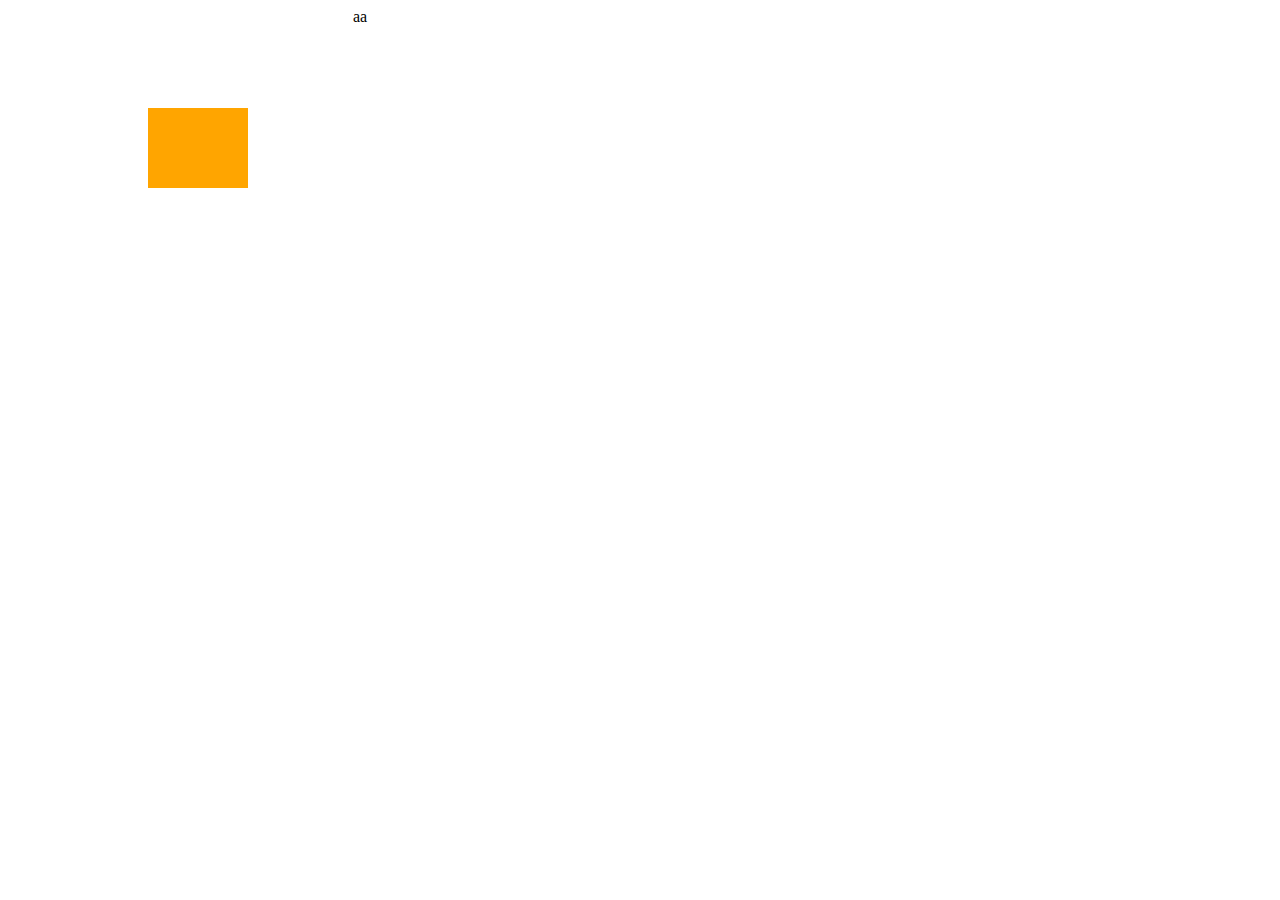
<file: web作业/tt.html>
<!DOCTYPE html>
<html lang="en">
<head>
    <meta charset="UTF-8">
    <meta http-equiv="X-UA-Compatible" content="IE=edge">
    <meta name="viewport" content="width=device-width, initial-scale=1.0">
    <title>Document</title>
    <style>
        nav{
            height: 100px;
            background-color: orangered;
        }
        ul{
            float: left;
            margin: 100px;
        }
        li{
            list-style: none;
            float: left;
            background-color: orange;
            margin-right: 5px;
            width: 100px;
            height: 80px;
            text-align: center;
            line-height: ;
        }
        li>a{
            color: paleturquoise;
            font: bold;
            text-decoration: none;
        }
    </style>
</head>
<body>
    <div class="nav">
    <ul>
        <li><a href=""></a></li>
    </ul>
    </div>
    aa
</body>
</html>
</file>
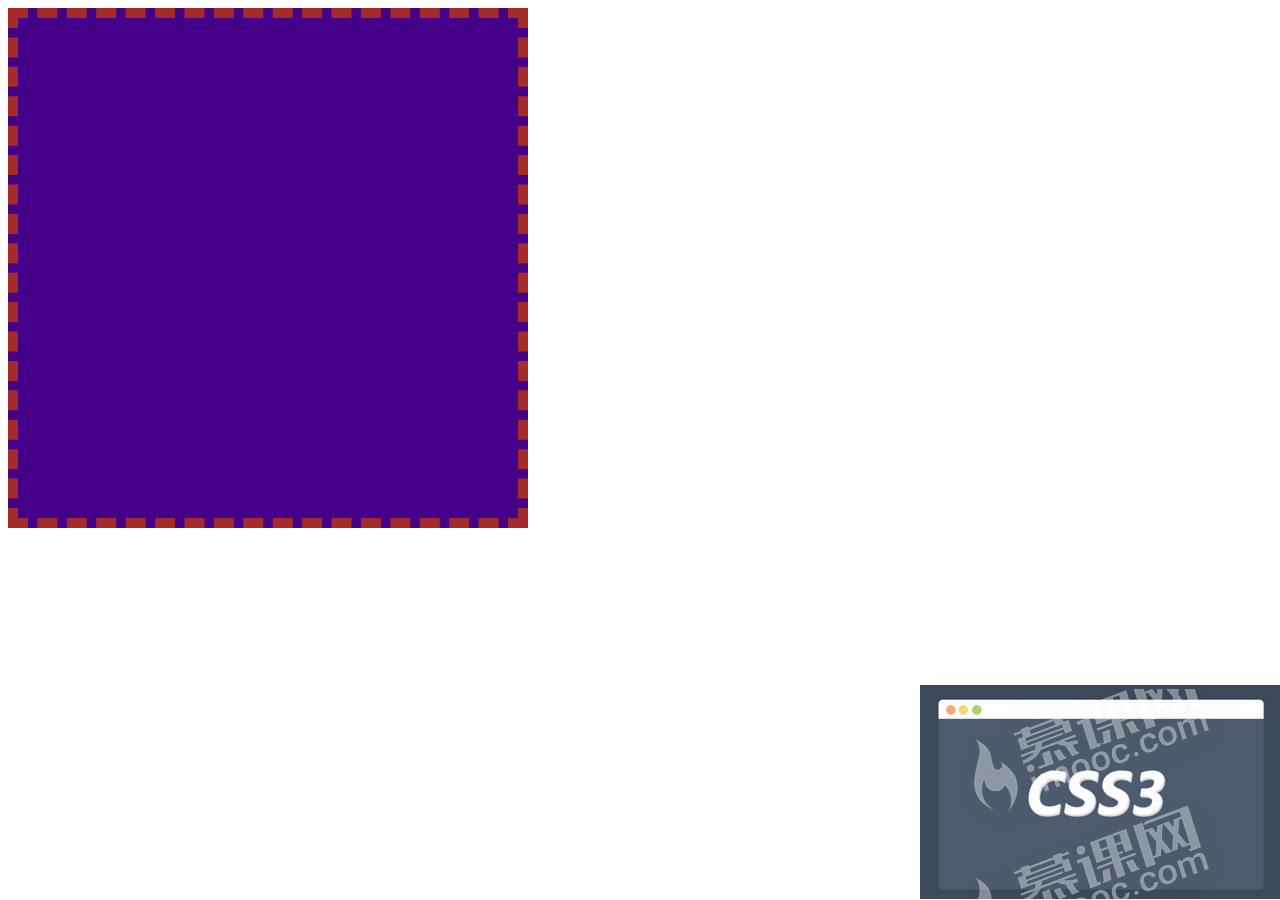
<file: web作业/Untitled-1.html>
<!DOCTYPE html>
<html lang="en">
<head>
    <meta charset="UTF-8">
    <title>CSS3盒模型大小</title>
    <style>
        body{
            width: 500px;
            height: 500px;
            background:url(imges/css3.jpg) no-repeat bottom right fixed;
        }
        div{
            width: 500px;
            height: 500px;
            border: 10px dashed brown ;
            background: #408 ;
            
            background-size: cover;
        }
    </style>
</head>
<body>
    
    <div id="boxl"></div>
</body>

</html>
</file>
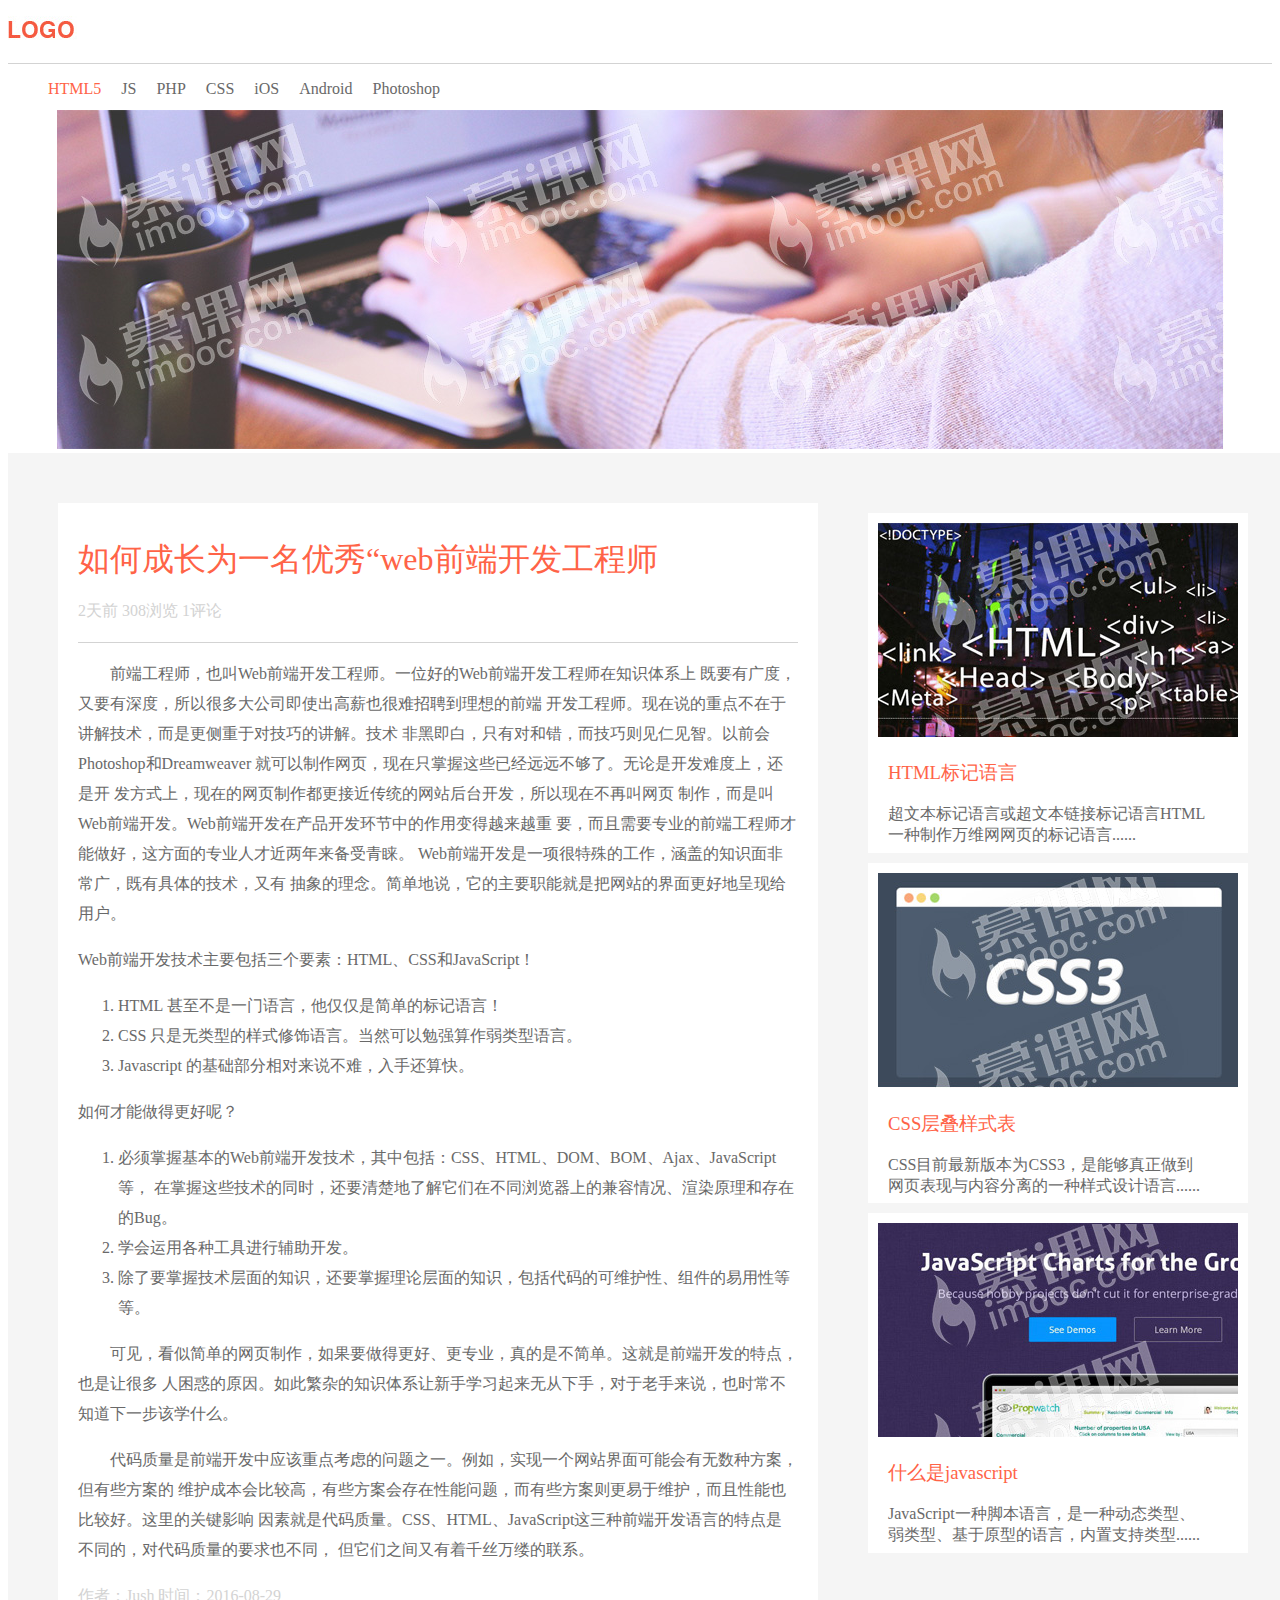
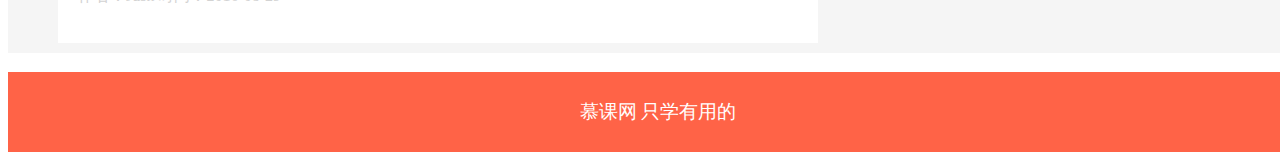
<file: 前端/前端.html>
<!DOCTYPE html>
<html>
<head>
  <meta charset="UTF-8">
  <link rel="stylesheet" href="style.css">
</head>
<body>
  <header><img src="img/logo.jpg"></header>
  <div class="nav">
  <hr></hr>
    <div>
    <ul>
      <li><a href="#"><span>HTML5</span></a></li>
      <li><a href="#">JS</a></li>
      <li><a href="#">PHP</a></li>
      <li><a href="#">CSS</a></li>
      <li><a href="#">iOS</a></li>
      <li><a href="#">Android</a></li>
      <li><a href="#">Photoshop</a></li>
    </ul>
    </div>
    <img src="img/banner.jpg">
  </div>
  <div class="wrap">
    <div class="word">
    <h1>如何成长为一名优秀“web前端开发工程师</h1>
    <p class="word_f">2天前 308浏览 1评论</p>
    <hr></hr>
    <p class="word_p">前端工程师，也叫Web前端开发工程师。一位好的Web前端开发工程师在知识体系上
        既要有广度，又要有深度，所以很多大公司即使出高薪也很难招聘到理想的前端
        开发工程师。现在说的重点不在于讲解技术，而是更侧重于对技巧的讲解。技术
        非黑即白，只有对和错，而技巧则见仁见智。以前会Photoshop和Dreamweaver
        就可以制作网页，现在只掌握这些已经远远不够了。无论是开发难度上，还是开
        发方式上，现在的网页制作都更接近传统的网站后台开发，所以现在不再叫网页
        制作，而是叫Web前端开发。Web前端开发在产品开发环节中的作用变得越来越重
        要，而且需要专业的前端工程师才能做好，这方面的专业人才近两年来备受青睐。
        Web前端开发是一项很特殊的工作，涵盖的知识面非常广，既有具体的技术，又有
        抽象的理念。简单地说，它的主要职能就是把网站的界面更好地呈现给用户。</p>
    <p>Web前端开发技术主要包括三个要素：HTML、CSS和JavaScript！</p>
    <ol>
      <li>HTML 甚至不是一门语言，他仅仅是简单的标记语言！</li>
      <li>CSS 只是无类型的样式修饰语言。当然可以勉强算作弱类型语言。</li>
      <li>Javascript 的基础部分相对来说不难，入手还算快。</li>
    </ol>
    <p>如何才能做得更好呢？</p>
    <ol>
      <li>必须掌握基本的Web前端开发技术，其中包括：CSS、HTML、DOM、BOM、Ajax、JavaScript等，
          在掌握这些技术的同时，还要清楚地了解它们在不同浏览器上的兼容情况、渲染原理和存在的Bug。</li>
      <li>学会运用各种工具进行辅助开发。</li>
      <li>除了要掌握技术层面的知识，还要掌握理论层面的知识，包括代码的可维护性、组件的易用性等等。</li>
    </ol>
    <p class="word_p">可见，看似简单的网页制作，如果要做得更好、更专业，真的是不简单。这就是前端开发的特点，也是让很多
        人困惑的原因。如此繁杂的知识体系让新手学习起来无从下手，对于老手来说，也时常不知道下一步该学什么。</p>
    <p class="word_p">代码质量是前端开发中应该重点考虑的问题之一。例如，实现一个网站界面可能会有无数种方案，但有些方案的
        维护成本会比较高，有些方案会存在性能问题，而有些方案则更易于维护，而且性能也比较好。这里的关键影响
        因素就是代码质量。CSS、HTML、JavaScript这三种前端开发语言的特点是不同的，对代码质量的要求也不同，
        但它们之间又有着千丝万缕的联系。</p>
    <p class="word_f">作者：Jush 时间：2016-08-29</p>
    </div>

    <div class="images">
    <div class="box">
      <img src="img/HTML1.jpg">
      <div class="box_con">
        <h3>HTML标记语言</h3>
        <p>超文本标记语言或超文本链接标记语言HTML一种制作万维网网页的标记语言......</p>
      </div>
    </div>
    <div class="box">
      <img src="img/css3.jpg">
      <div class="box_con">
        <h3>CSS层叠样式表</h3>
        <p>CSS目前最新版本为CSS3，是能够真正做到网页表现与内容分离的一种样式设计语言......</p>
      </div>
    </div>
    <div class="box">
      <img src="img/js.jpg">
      <div class="box_con">
        <h3>什么是javascript</h3>
        <p>JavaScript一种脚本语言，是一种动态类型、弱类型、基于原型的语言，内置支持类型......</p>
      </div>
    </div>
    </div>
    
  </div>
  <footer>
  <div class="foot">
    <h3>慕课网 只学有用的</h3>
  </div>
  </footer>
</body>
</html>
</file>
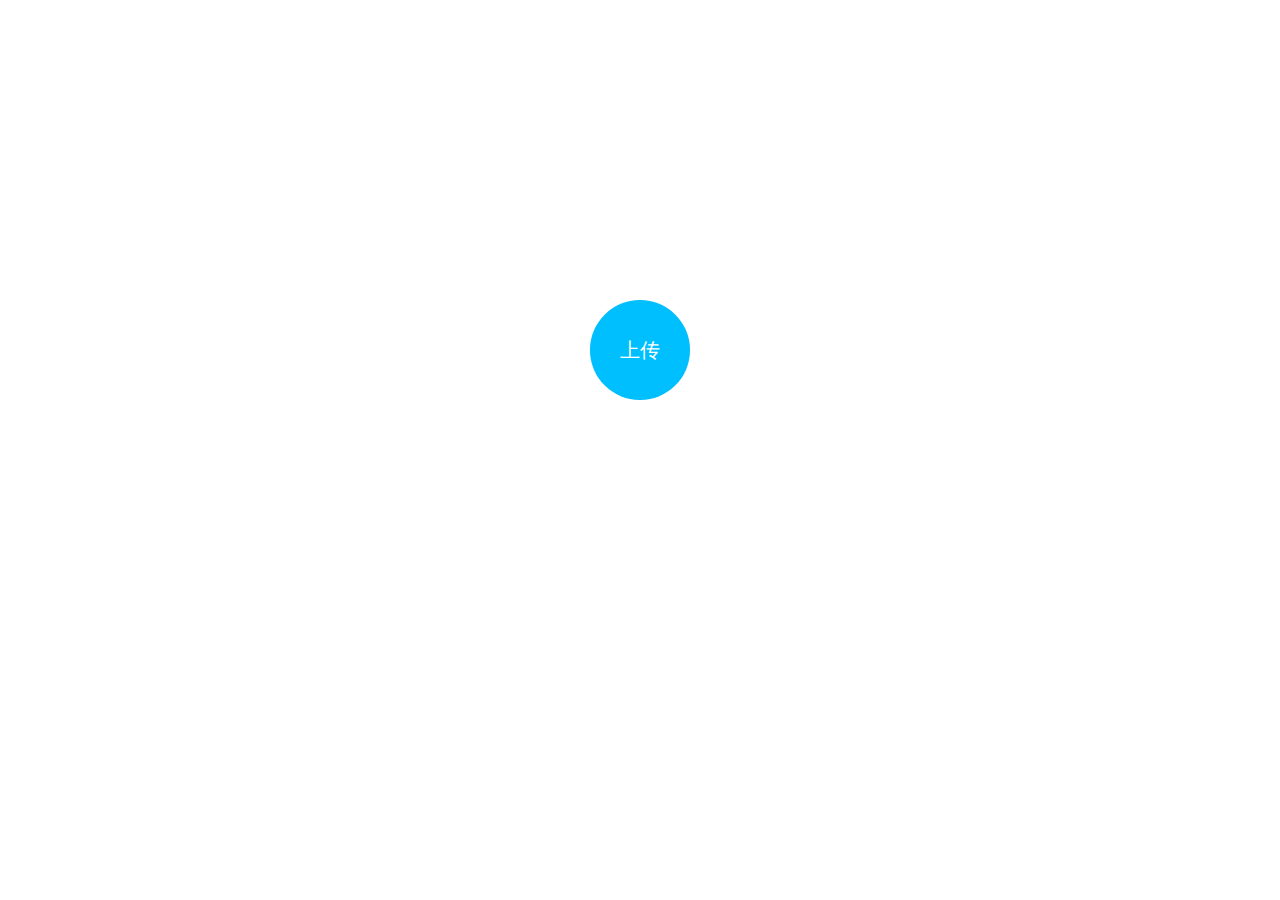
<file: 前端二/loding.html>
<!DOCTYPE html>
<html lang="en">
<head>
    <meta charset="UTF-8">
    <meta http-equiv="X-UA-Compatible" content="IE=edge">
    <meta name="viewport" content="width=device-width, initial-scale=1.0">
    <title>Document</title>
    <style>
        .box{
            width: 100px;
            height: 100px;
            position: relative;
            display: flex;
            margin: 300px auto;
        }
        .box div:nth-child(1){
            width: 94%;
            height: 94%;
            border-radius: 50%;
            border: 3px solid deepskyblue;
            background-color: white;
            position: absolute;
            opacity: 0.1;
            animation: move 1.5s infinite ease-out;
        }
        .box div:nth-child(2){
            width: 94%;
            height: 94%;
            border-radius: 50%;
            border: 3px solid deepskyblue;
            background-color: white;
            position: absolute;
            opacity: 0.1;
            animation: move 1.5s infinite ease-out;
            animation-delay: 0.6s;
        }
        .box div:nth-child(3){
            width: 100%;
            height: 100%;
            border-radius: 50%;
            background-color: deepskyblue;
            position: absolute;
            display: flex;
            justify-content: center;
            align-items: center;
            font-size: 20px;
            color: white;
        }
        
        @keyframes move{
            0% {transform: scale(1.0);}
            100% {transform: scale(1.5);}
        }
    </style>
</head>
<body>
    <div class="box">
        <div></div>
        <div></div>
        <div>上传</div>
    </div>
</body>
</html>
</file>
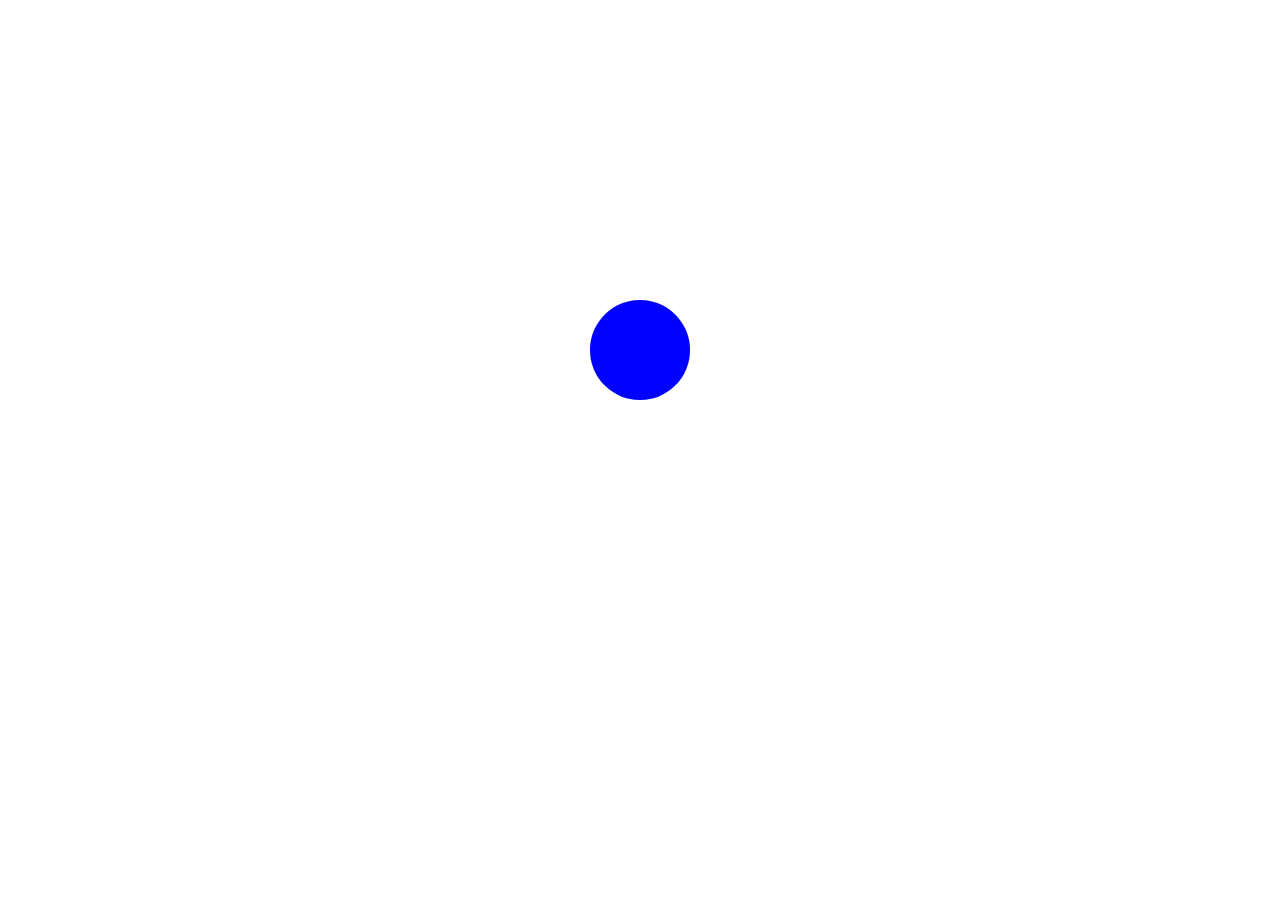
<file: 前端二/Loding22.html>
<!DOCTYPE html>
<html lang="en">
<head>
    <meta charset="UTF-8">
    <meta http-equiv="X-UA-Compatible" content="IE=edge">
    <meta name="viewport" content="width=device-width, initial-scale=1.0">
    <title>Document</title>
    <style>
        .box{
            width: 100px;
            height: 100px;
            position: relative;
            display: flex;
            margin: 300px auto;
        }
        .box div:nth-child(1){
            width: 100%;
            height: 100%;
            border-radius: 50%;
            background-color: blue;
            position: absolute;
            opacity: 0.4;
            animation: move 2.0s infinite ease-in-out;
        }
        .box div:nth-child(2){
            width: 100%;
            height: 100%;
            border-radius: 50%;
            background-color: white;
            position: absolute;
            animation: move 2.0s infinite ease-in-out;
            animation-delay: 0.3s;
        }
        .box div:nth-child(3){
            width: 100%;
            height: 100%;
            border-radius: 50%;
            background-color: blue;
            position: absolute;
            opacity: 0.4;
            animation: move 2.0s infinite ease-in-out;
            animation-delay: 1.0s;
        }
        .box div:nth-child(4){
            width: 100%;
            height: 100%;
            border-radius: 50%;
            background-color: white;
            position: absolute;
            animation: move 2.0s infinite ease-in-out;
            animation-delay: 1.3s;
        }
        .box div:nth-child(5){
            width: 100%;
            height: 100%;
            border-radius: 50%;
            background-color: blue;
            position: absolute;
        }


        @keyframes move{
            0% {transform: scale(1.0);}
            100% {transform: scale(1.4);}
        }

    </style>
</head>
<body>
    <div class="box">
        <div></div>
        <div></div>
        <div></div>
        <div></div>
        <div></div>
    </div>
</body>
</html>
</file>
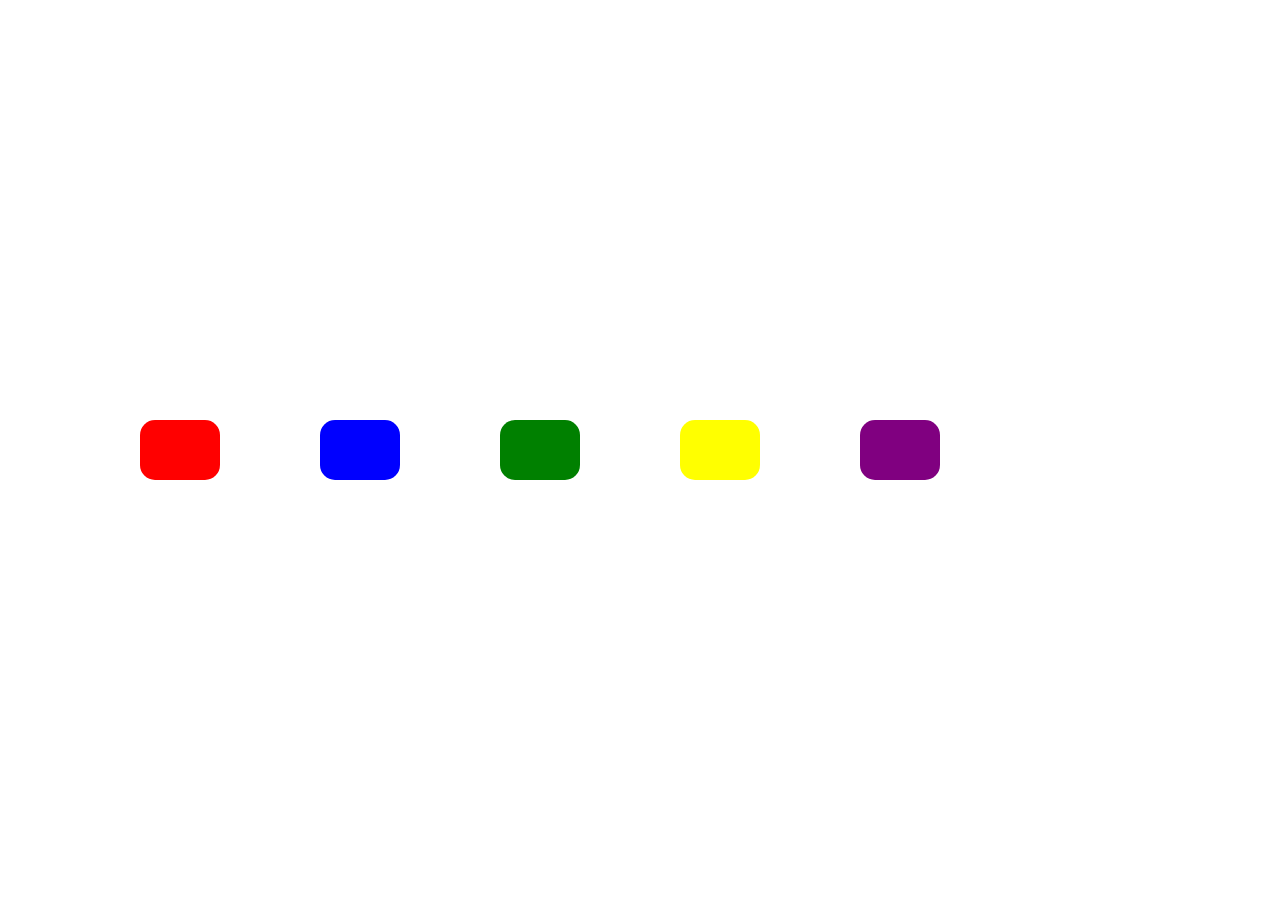
<file: 前端二/方块.html>
<!DOCTYPE html>
<html lang="en">
<head>
    <meta charset="UTF-8">
    <meta name="viewport" content="width=device-width, initial-scale=1.0">
    <title>Document</title>
    <style>
        .prinner{
            width: 1000px;
            height: 500px;
            margin: 200px auto;
            display: flex;
            align-items: center;
        }
        .prinner div{
            margin-right: 100px;
        }
        .prinner div:nth-child(1){
            width: 80px;
            height: 60px;
            border-radius: 15px;
            background-color: red;
            animation-name: move1;
            animation-duration: 1.5s;
            animation-iteration-count: infinite;
            animation-direction: alternate;
            animation-timing-function: linear;
        }
        .prinner div:nth-child(2){
            width: 80px;
            height: 60px;
            border-radius: 15px;
            background-color: blue;
            animation-name: move2;
            animation-duration: 1.5s;
            animation-iteration-count: infinite;
            animation-direction: alternate;
            animation-timing-function: linear;
        }
        .prinner div:nth-child(3){
            width: 80px;
            height: 60px;
            border-radius: 15px;
            background-color: green;
            animation-name: move3;
            animation-duration: 1.5s;
            animation-iteration-count: infinite;
            animation-direction: alternate;
            animation-timing-function: linear;
        }
        .prinner div:nth-child(4){
            width: 80px;
            height: 60px;
            border-radius: 15px;
            background-color: yellow;
            animation-name: move4;
            animation-duration: 1.5s;
            animation-iteration-count: infinite;
            animation-direction: alternate;
            animation-timing-function: linear;
        }
        .prinner div:nth-child(5){
            width: 80px;
            height: 60px;
            border-radius: 15px;
            background-color: purple;
            animation-name: move5;
            animation-duration: 1.5s;
            animation-iteration-count: infinite;
            animation-direction: alternate;
            animation-timing-function: linear;
        }

        @keyframes move1{
            0% {transform: translateX(0px);}
            50% {transform: translateX(360px);}
            100% {transform: translateX(720px);}
        }
        @keyframes move2{
            0% {transform: translateX(0px) translateY(0px) rotate(0deg);}
            12.5% {transform: translateX(-90px) translateY(-200px) rotate(-90deg)  scaleY(0.8);}
            25%,100% {transform: translateX(-180px) translateY(0px) rotate(-180deg);}
        }
        @keyframes move3{
            0%,25%{transform: translateX(0px) translateY(0px) rotate(0deg);}
            37.5% {transform: translateX(-90px) translateY(-160px) rotate(-90deg)  scaleY(0.8);}
            50%,100% {transform: translateX(-180px) translateY(0px) rotate(-180deg);}
        }
        @keyframes move4{
            0%,50%{transform: translateX(0px) translateY(0px) rotate(0deg);}
            62.5% {transform: translateX(-90px) translateY(-160px) rotate(-90deg)  scaleY(0.8);}
            75%,100% {transform: translateX(-180px) translateY(0px) rotate(-180deg);}
        }
        @keyframes move5{
            0%,75%{transform: translateX(0px) translateY(0px) rotate(0deg);}
            87.5% {transform: translateX(-90px) translateY(-160px) rotate(-90deg)  scaleY(0.8);}
            100% {transform: translateX(-180px) translateY(0px) rotate(-180deg);}
        }
    </style>
</head>
<body>
    <div class="prinner">
        <div></div>
        <div></div>
        <div></div>
        <div></div>
        <div></div>
    </div>
</body>
</html>
</file>
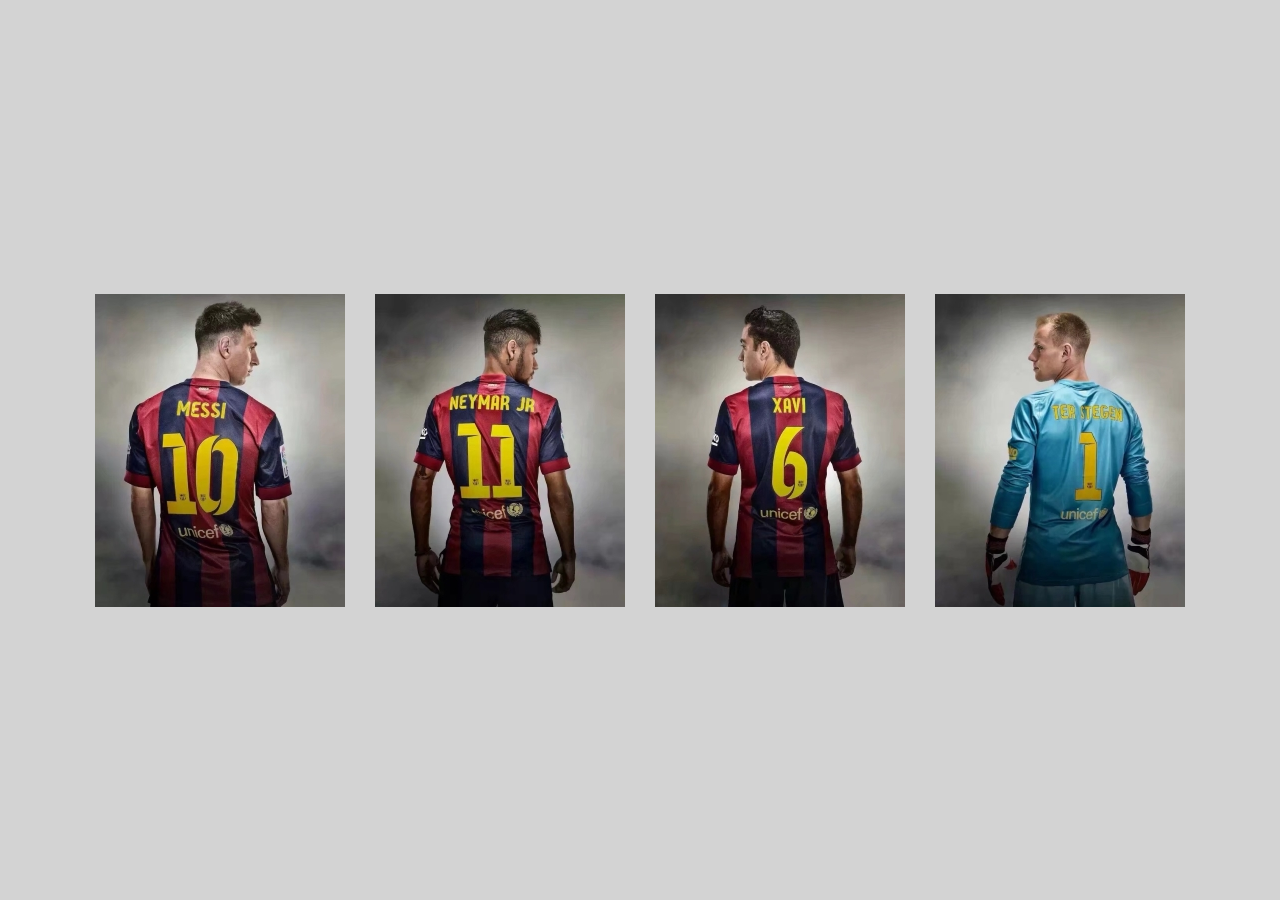
<file: 前端二/翻转.html>
<!DOCTYPE html>
<html lang="en">
<head>
    <meta charset="UTF-8">
    <title>翻转</title>
    <style>
        body{
            min-height: 100vh;
            padding: 0;
            margin: 0;
            display: flex;
            justify-content: center;
            align-items: center;
            background-color:lightgrey;
            perspective: 1000px;
        }
        .card{
            position: relative;
            width: 250px;
            height: 313px;
            margin: 15px;
        }
        .cover, .back{
            background-color:whitesmoke;
            position: absolute;
            width: 100%;
            height: 100%;
            display: flex;
            justify-content: center;
            align-items: center;
            font-size: 30px;
            font-weight: bold;
            backface-visibility: hidden;
            transition: all 1.0s ease-in-out;
        }
        .cover{
            transform: rotateY(0deg);
        }
        .back{
            transform: rotateY(-180deg);
        }
        .card:hover .cover{
            transform: rotateY(180deg);
        }
        .card:hover .back{
            transform: rotateY(0deg);
        }
    </style>
</head>
<body>
    <div class="card">
        <div class="cover"><img src="images/messi.jpeg" alt=""></div>
        <div class="back">这是梅老板!</div>
    </div>
    <div class="card">
        <div class="cover"><img src="images/neymar.jpeg" alt=""></div>
        <div class="back">这是内少!</div>
    </div>
    <div class="card">
        <div class="cover"><img src="images/xavi.jpeg" alt=""></div>
        <div class="back">这是大佬!</div>
    </div>
    <div class="card">
        <div class="cover"><img src="images/stegen.jpeg" alt=""></div>
        <div class="back">这是小狮子!</div>
    </div>
</body>
</html>
</file>
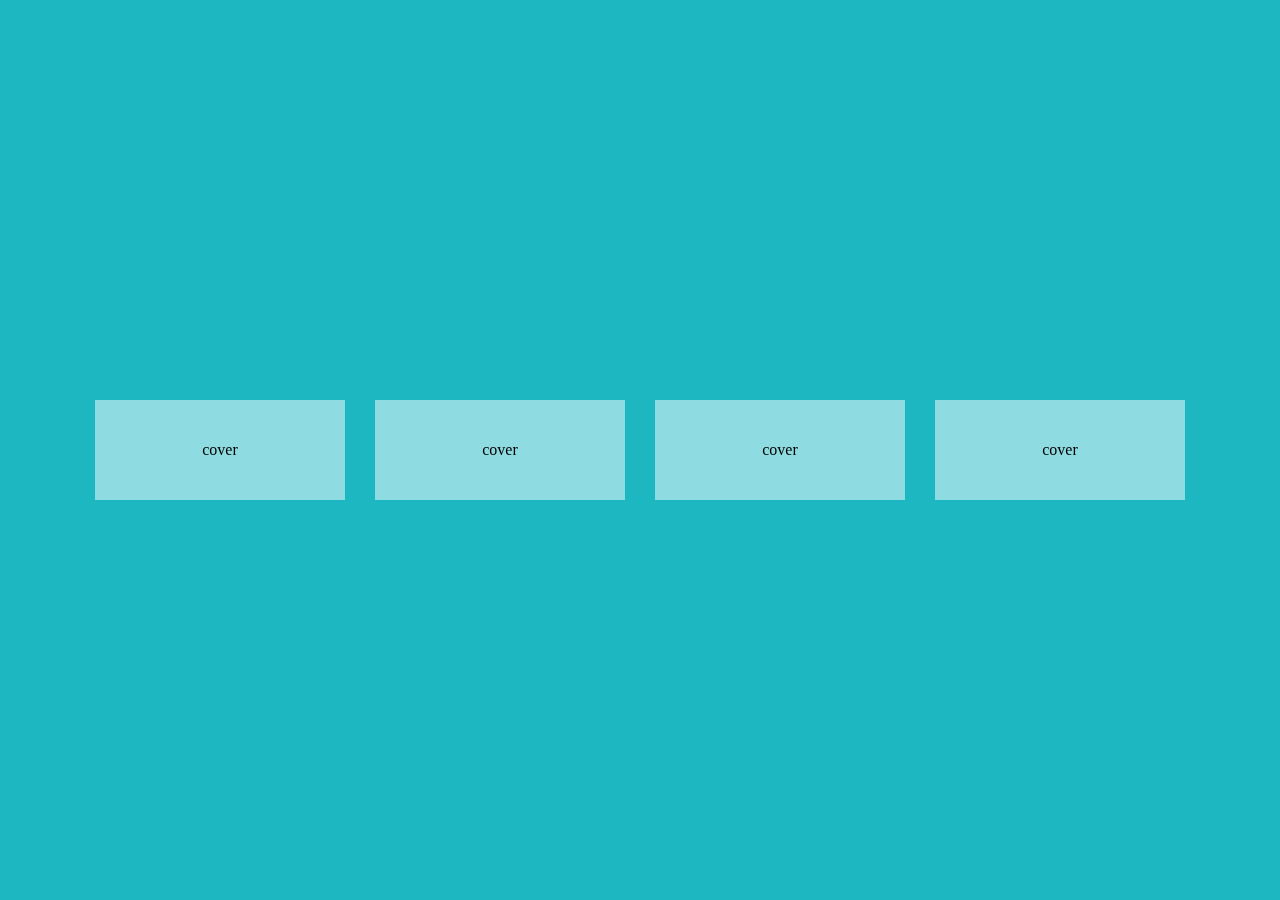
<file: 前端二/翻转22.html>
<!DOCTYPE html>
<html lang="en">
<head>
    <meta charset="UTF-8">
    <title>翻转</title>
    <style>
        body{
            min-height: 100vh;
            padding: 0;
            margin: 0;
            display: flex;
            justify-content: center;
            align-items: center;
            background-color: #1db7c2;
            perspective: 1000px;
        }
        .card{
            position: relative;
            width: 250px;
            height: 100px;
            margin: 15px;
        }
        .cover, .back{
            background-color: rgba(255,255,255,0.5);
            position: absolute;
            width: 100%;
            height: 100%;
            display: flex;
            justify-content: center;
            align-items: center;
            backface-visibility: hidden;
            transition: all 1.5s ease-in-out;
        }
        .cover{
            transform: rotateY(0deg);
        }
        .back{
            transform: rotateY(-180deg);
        }
        .card:hover .cover{
            transform: rotateY(180deg);
        }
        .card:hover .back{
            transform: rotateY(0deg);
        }
        .img{
            width: 100px;
            height: auto;
        }
    </style>
</head>
<body>
    <div class="card">
        <div class="cover">cover</div>
        <div class="back">back</div>
    </div>
    <div class="card">
        <div class="cover">cover</div>
        <div class="back">back</div>
    </div>
    <div class="card">
        <div class="cover">cover</div>
        <div class="back">back</div>
    </div>
    <div class="card">
        <div class="cover">cover</div>
        <div class="back">back</div>
    </div>
</body>
</html>
</file>
<file: 前端/style.css>
@charset "utf-8";


.nav{
    text-align: center;
}
.nav li {
    margin-right: 20px;
    height: 30px;
    list-style: none;
    float: left;
}
.nav li a {
    color: dimgray;
    text-decoration: none;
}
.nav li span{
    color: tomato;
}
.nav hr{
    background-color: lightgrey;
    height: 1px;
    border: none;
}



.wrap {
    margin: auto;
    padding: 50px;
    background-color:whitesmoke;
    width:1200px;
    height:1100px;
}
.word{
    padding: 20px;
    background-color: white;
    color: dimgray;
    width: 60%;
    height: 100%;
    float: left;
    line-height: 30px;
}
.word h1{
    color: tomato;
    font-weight: normal;
}
.word_p{
    text-indent:2em;
}
.word_f{
    color: lightgrey;
}
.word hr{
    background-color: lightgrey;
    height: 1px;
    border: none;
}
.images{
    float: right;
}


.box{
    margin: 10px;
    padding: 10px;
    height: 320px;
    background-color: white;
}
.box_con{
    margin: 0 10px;
    width: 320px;
    color: dimgray;
    text-decoration: none;
}
.box_con h3{
    color: tomato;
    font-weight: normal;
}


.foot{
    width: 1300px;
    height: 80px;
    color: white;
    background-color: tomato;
    margin: auto;
}
.foot h3{
    font-weight: normal;
    text-align: center;
    line-height: 80px;
}
</file>
